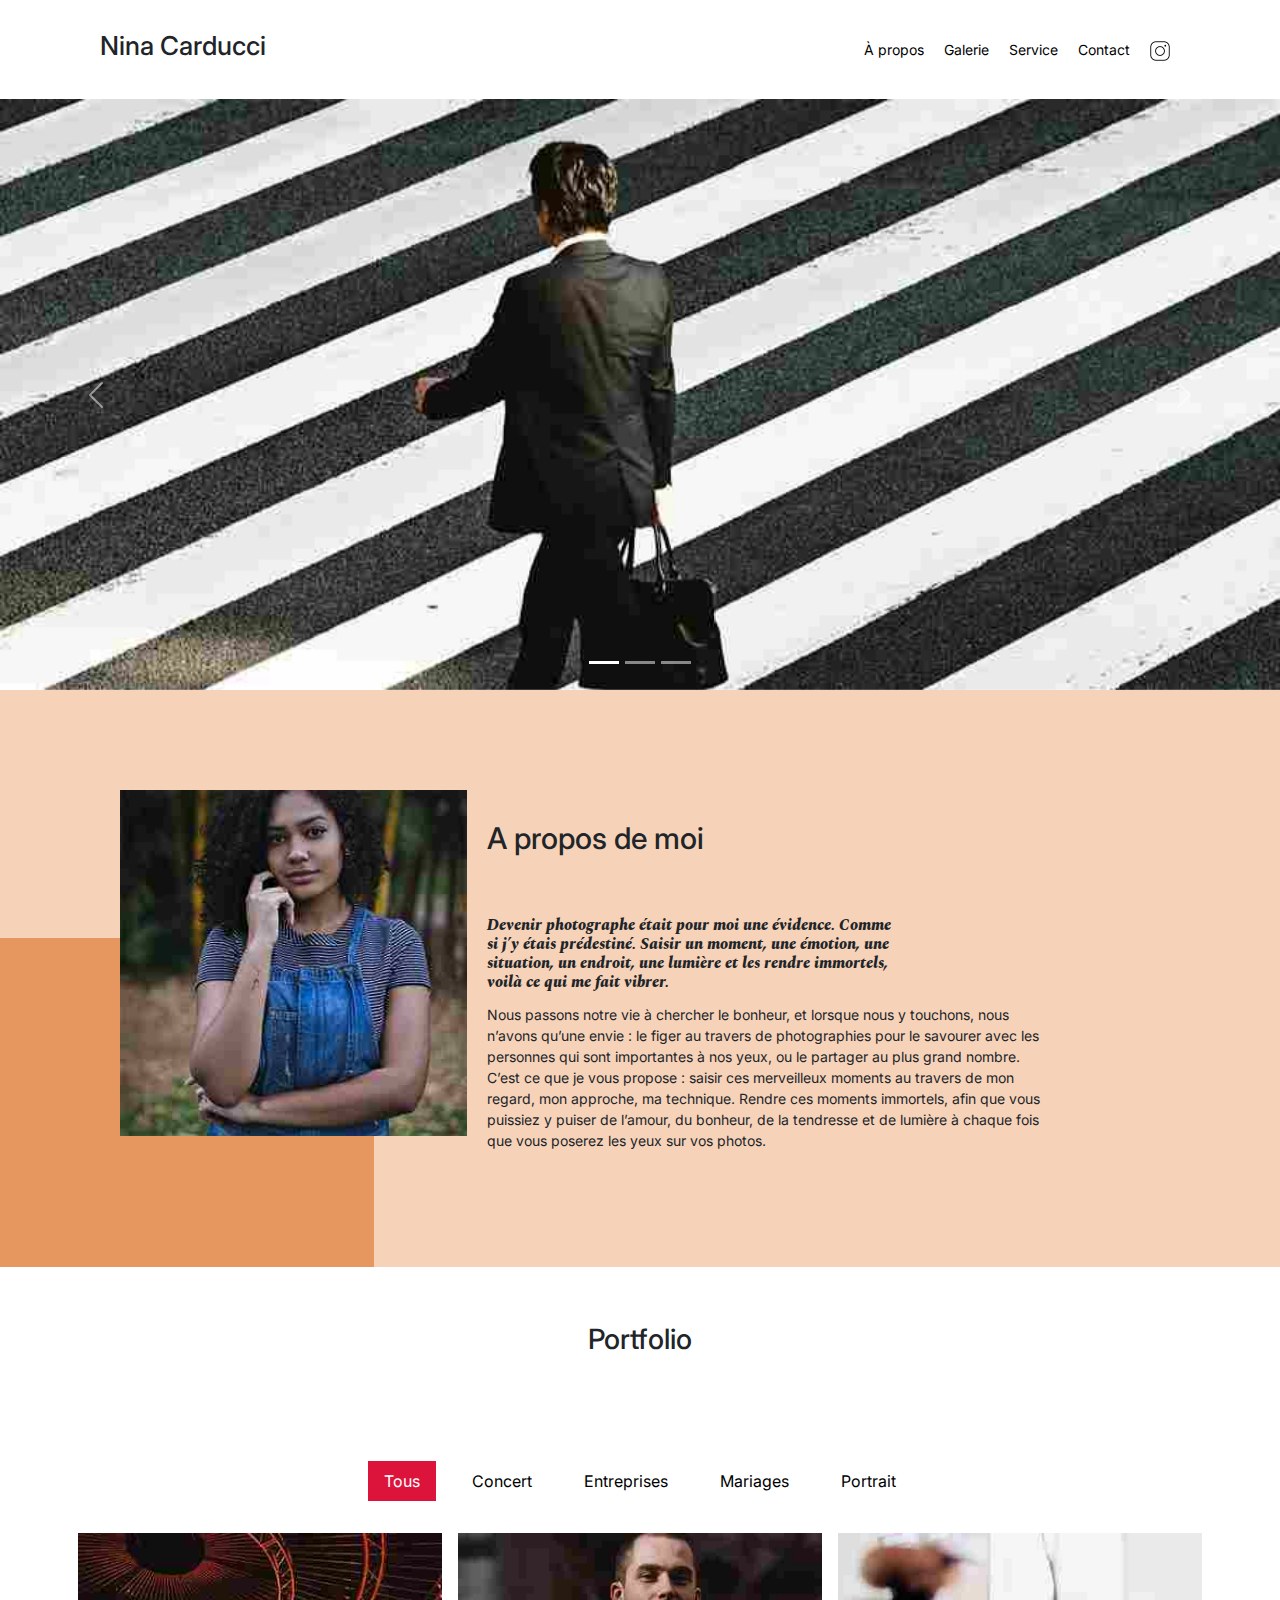
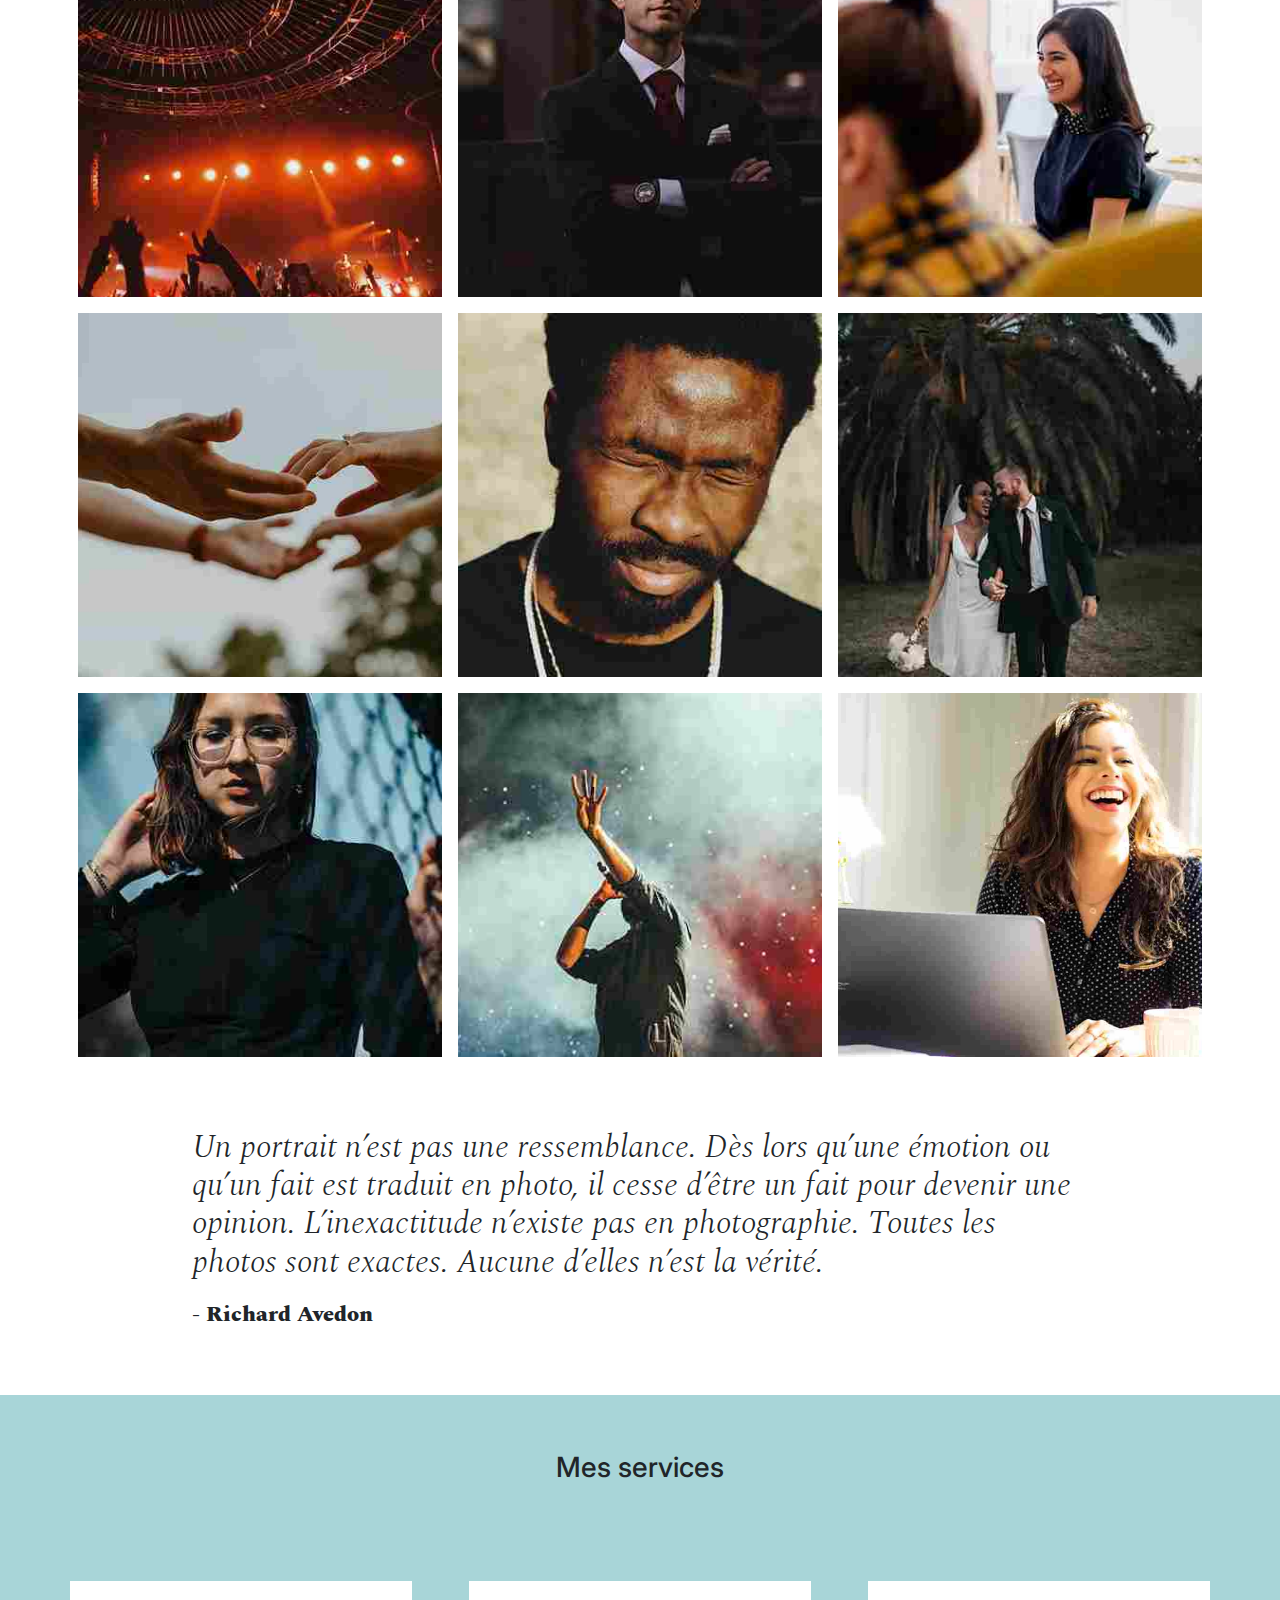
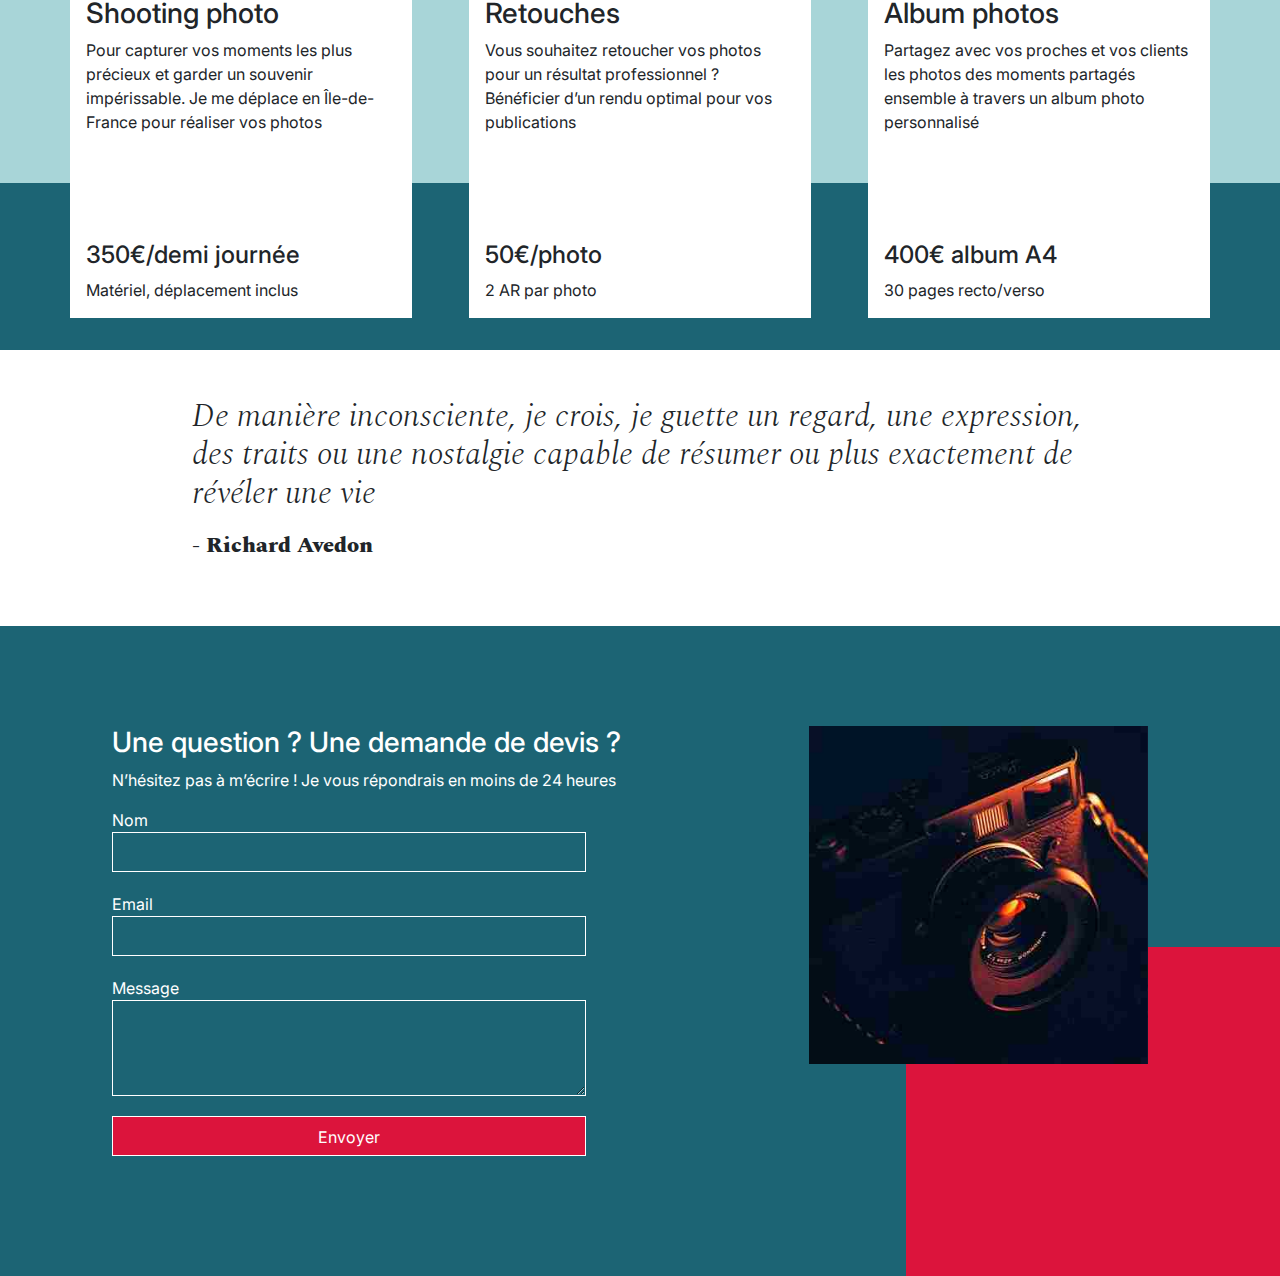
<file: index.html>
<!DOCTYPE html>
<html lang="fr">

<head>
	<title>Débuggez et optimisez un site de photographe</title>
	<meta name="description" content="saisir ces merveilleux moments au travers de mon regard, mon approche, ma technique. Rendre ces moments immortels, afin que vous puissiez y puiser de l’amour, du bonheur, de la tendresse et de lumière à chaque fois que vous poserez les yeux sur vos photos">
	<meta name="viewport" content="width=device-width, initial-scale=1.0">
	<link rel="stylesheet" href="./assets/bootstrap/bootstrap.min.css">
	<!-- <link href="https://cdn.jsdelivr.net/npm/bootstrap@5.1.3/dist/css/bootstrap.min.css" rel="stylesheet" > -->
	<!-- <link rel="stylesheet" href="./assets/style.css"> -->
	<link rel="stylesheet" href="./assets/style.min.css">
	<link rel="preconnect" href="https://fonts.googleapis.com">
	<link rel="preconnect" href="https://fonts.gstatic.com">
	<link href="https://fonts.googleapis.com/css2?family=Inter&family=Spectral:ital,wght@0,400;1,300;1,400;1,800&display=swap" rel="stylesheet">
	<meta charset="UTF-8">

	<!-- meta pour shema.org -->
	<script type="application/ld+json">
		{
		  "@context": "https://schema.org",
		  "@type": "Organization",
		  "location": {
			"@type": "Place",
			"address": {
			  "@type": "PostalAddress",
			  "addressLocality": "Bordeaux",
			  "addressRegion": "Nouvelle-Aquitaine",
			  "postalCode": "33200",
			  "streetAddress": "68 avenue Alsace-Lorraine"
			}
		  },
		  "name": "Nina",
		  "telephone":"+33556677889",
		  "openingHoursSpecification": [
				{
					"@type": "OpeningHoursSpecification",
					"opens": "10:00",
					"closes": "19:00",
					"dayOfWeek":[
						"Monday",
						"Tuesday",
						"Wednesday",
						"Thursday",
						"Friday"
					]
				}
			
			]
		}
	</script>
	<!-- meta pour twitter -->
	<meta property="twitter:title" content="le site de Nina - Photographe professionnelle">
	<meta property="twitter:card" content="les images optimisées">
	<meta property="twitter:image" content="./assets/images/nina.jpg">
	<meta property="twitter:description" content="saisir ces merveilleux moments au travers de mon regard, mon approche, ma technique. Rendre ces moments immortels, afin que vous puissiez y puiser de l’amour, du bonheur, de la tendresse et de lumière à chaque fois que vous poserez les yeux sur vos photos.">

	<!-- meta pour facebook et linkedln -->
	<meta property="og:title" content="le site de Nina - Photographe professionnelle">
	<meta property="og:description" content="saisir ces merveilleux moments au travers de mon regard, mon approche, ma technique. Rendre ces moments immortels, afin que vous puissiez y puiser de l’amour, du bonheur, de la tendresse et de lumière à chaque fois que vous poserez les yeux sur vos photos">
	<meta property="og:image" content="./assets/images/nina.jpg">
	<meta property="og:url" content="https://hugues77.github.io/projet4optimisation-seo/">

	<script src="./assets/bootstrap/bootstrap.bundle.js" defer></script>
	<script src="https://code.jquery.com/jquery-3.4.1.min.js"></script>
	<script src="./assets/maugallery.min.js" defer></script>
	<script src="./assets/scripts.js" defer></script>
</head>

<body>
	<header>	
		<div class="top-header">
			<h3 class="name">Nina Carducci</h3>
			<nav class="nav">
				<ul>
					<li><a href="#about">À propos</a></li>
					<li><a href="#gallery">Galerie</a></li>
					<li><a href="#services">Service</a></li>
					<li><a href="#contact">Contact</a></li>
					<li><a class="social-link" href="https://www.instagram.com/ninacarducci.photo/?hl=fr"
							target="_blank"><img src="assets/images/instagram.png" alt="Profil instagram de Nina"></a></li>
				</ul>
			</nav>
		</div>
		<div id="header">

			<div id="carouselExampleIndicators" class="carousel slide" data-bs-ride="carousel">
				<div class="carousel-indicators">
					<button type="button" data-bs-target="#carouselExampleIndicators" data-bs-slide-to="0"
						class="active" aria-current="true" aria-label="Slide 1"></button>
					<button type="button" data-bs-target="#carouselExampleIndicators" data-bs-slide-to="1"
						aria-label="Slide 2"></button>
					<button type="button" data-bs-target="#carouselExampleIndicators" data-bs-slide-to="2"
						aria-label="Slide 3"></button>
				</div>
				<div class="carousel-inner">
					<div class="carousel-item active">
						<img src="./assets/images/slider/ryoji-iwata-wUZjnOv7t0g-unsplash.jpg" class="d-block w-100 h-auto" 
							alt="Présentation du site officiel du photographe Nina, ne ratez pas decouvrez">
					</div>
					<div class="carousel-item">
						<img src="./assets/images/slider/nicholas-green-nPz8akkUmDI-unsplash.jpg" class="d-block w-100 h-auto" 
							alt="Présentation du site officiel du photographe Nina ceci est notre deuxième image">
					</div>
					<div class="carousel-item">
						<img src="./assets/images/slider/edward-cisneros-3_h6-1NPDGw-unsplash.jpg" class="d-block w-100 h-auto"
							alt="Présentation du site officiel du photographe Nina carrousel en image">
					</div>
				</div>
				<button class="carousel-control-prev" type="button" data-bs-target="#carouselExampleIndicators"
					data-bs-slide="prev">
					<span class="carousel-control-prev-icon" aria-hidden="true"></span>
					<span class="previous-slider">Previous</span>
				</button>
				<button class="carousel-control-next" type="button" data-bs-target="#carouselExampleIndicators"
					data-bs-slide="next">
					<span class="carousel-control-next-icon" aria-hidden="true"></span>
					<span class="next-slider">Next</span>
				</button>
			</div>
		</div>
	</header>
	<main>
		<div id="about">
			<div class="picture left">
				<img src="./assets/images/nina.jpg" alt="Portrait de Nina - Photographe">
			</div>
			<div id="about-me">
				<h3 class="about-me__title">A propos de moi</h3>
				<div class="about-me__introduction">Devenir photographe était pour moi une évidence. Comme si j’y étais
					prédestiné. Saisir un moment, une émotion, une situation, un endroit, une lumière et les rendre
					immortels, voilà ce qui me fait vibrer.</div>
				<p>Nous passons notre vie à chercher le bonheur, et lorsque nous y touchons, nous n’avons qu’une envie :
					le
					figer au travers de photographies pour le savourer avec les personnes qui sont importantes à nos
					yeux,
					ou le partager au plus grand nombre.
					C’est ce que je vous propose : saisir ces merveilleux moments au travers de mon regard, mon
					approche, ma
					technique. Rendre ces moments immortels, afin que vous puissiez y puiser de l’amour, du bonheur, de
					la
					tendresse et de lumière à chaque fois que vous poserez les yeux sur vos photos.</p>
			</div>
		</div>
		<div id="gallery">
			<h3 class="title">Portfolio</h3>
			<div class="container py-3">
				<div class="gallery" style="display: none">
					<img loading="lazy"  data-gallery-tag="Concert" class="gallery-item"
						src="./assets/images/gallery/concerts/aaron-paul-wnX-fXzB6Cw-unsplash.jpg" alt="photos prises lors du concert" />
					<img loading="lazy"  data-gallery-tag="Entreprises" class="gallery-item"
						src="./assets/images/gallery/entreprise/ali-morshedlou-WMD64tMfc4k-unsplash.jpg" alt="photos de l'entreprise de nina" />
					<img loading="lazy"  data-gallery-tag="Entreprises" class="gallery-item"
						src="./assets/images/gallery/entreprise/jason-goodman-tHO1_OuKbg0-unsplash.jpg" alt="photos luxuex original de nina" />
					<img loading="lazy"  data-gallery-tag="Mariages" class="gallery-item"
						src="./assets/images/gallery/mariage/hannah-busing-RvF2R_qMpRk-unsplash.jpg" alt="photo du mariage, très spéciale" />
					<img loading="lazy"  data-gallery-tag="Portrait" class="gallery-item"
						src="./assets/images/gallery/portraits/ade-tunji-rVkhWWZFAtQ-unsplash.jpg" alt="portraits de mes amis en images" />
					<img loading="lazy"  data-gallery-tag="Mariages" class="gallery-item"
						src="./assets/images/gallery/mariage/jakob-owens-SiniLJkXhMc-unsplash.jpg" alt="photo du mariage de mes clients" />
					<img loading="lazy"  data-gallery-tag="Portrait" class="gallery-item"
						src="./assets/images/gallery/portraits/nino-van-prattenburg--443cl1uR_8-unsplash.jpg" alt="portraits de mes amis, super" />
					<img loading="lazy"  data-gallery-tag="Concert" class="gallery-item"
						src="./assets/images/gallery/concerts/austin-neill-hgO1wFPXl3I-unsplash.jpg" alt="photos prises lors du concert cette année" />
					<img loading="lazy"  data-gallery-tag="Entreprises" class="gallery-item"
						src="./assets/images/gallery/entreprise/mateus-campos-felipe-Fsgzm8N0hIY-unsplash.jpg" alt="photos de l'entreprise en forme" />
				</div>
			</div>
			<div class="quote">
				<figure>
					<blockquote>
						<h2 class="quote__text">Un portrait n’est pas une ressemblance. Dès lors qu’une émotion ou qu’un
							fait est traduit en photo, il cesse d’être un fait pour devenir une opinion. L’inexactitude
							n’existe pas en photographie. Toutes les photos sont exactes. Aucune d’elles n’est la
							vérité.
						</h2>
					</blockquote>
					<figcaption class="quote__author">- Richard Avedon</figcaption>
				</figure>
			</div>
		</div>
		<div id="services">
			<h3 class="title">Mes services</h3>
			<div class="container">
				<div class="service">
					<div class="service__description">
						<h3>Shooting photo</h3>
						<p>Pour capturer vos moments les plus précieux et garder un souvenir impérissable. Je me déplace
							en
							Île-de-France pour réaliser vos photos</p>
					</div>
					<div class="service__price">
						<h4>350€/demi journée</h4>
						<span>Matériel, déplacement inclus</span>
					</div>

				</div>
				<div class="service">
					<div class="service__description">
						<h3>Retouches</h3>
						<p>Vous souhaitez retoucher vos photos pour un résultat professionnel ? Bénéficier d’un rendu
							optimal pour vos publications</p>
					</div>
					<div class="service__price">
						<h4>50€/photo</h4>
						<span>2 AR par photo</span>
					</div>
				</div>
				<div class="service">
					<div class="service__description">
						<h3>Album photos</h3>
						<p>Partagez avec vos proches et vos clients les photos des moments partagés ensemble à travers
							un
							album photo personnalisé</p>
					</div>
					<div class="service__price">
						<h4>400€ album A4</h4>
						<span>30 pages recto/verso</span>
					</div>
				</div>
			</div>
		</div>
		<div class="quote">
			<figure>
				<blockquote>
					<h2 class="quote__text">De manière inconsciente, je crois, je guette un regard, une expression, des
						traits ou une nostalgie capable de résumer ou plus exactement de révéler une vie</h2>
				</blockquote>
				<figcaption class="quote__author">- Richard Avedon</figcaption>
			</figure>
		</div>
	</main>
	<footer>
		<div id="contact">
			<div class="container">
				<div class="form-container">
					<h3>Une question ? Une demande de devis ?</h3>
					<p> N’hésitez pas à m’écrire ! Je vous répondrais en moins de 24 heures</p>
					<form action="" method="post">
						<label for="nom">Nom</label>
						<input type="text" name="nom" id="nom">
						<label for="email">Email</label>
						<input type="email" name="email" id="email">
						<label for="message">Message</label>
						<textarea name="message" id="message" cols="30" rows="10"></textarea>
						<input type="submit" value="Envoyer" />
					</form>
				</div>
				<div class="picture right">
					<img src="./assets/images/camera.jpg" alt="ma camera professionnel">
				</div>
			</div>
		</div>
	</footer>
</body>

</html>
</file>
<file: assets/style.css>
body {
	max-width: 1920px;
	margin: auto;
}
* {
	font-family: 'Inter';
	font-style: normal;
}
.top-header {
	background-color: white;
	position: sticky;
	top:0;
	z-index: 1000;
	display: flex;
	justify-content: space-between;
	padding-inline: 100px;
	padding-block: 30px;
	align-items: center;
}

.top-header .name {
	font-size: 26px;
}
.previous-slider,
.next-slider{
	background: #000;
	color: #fff;
	display: none;
}
.nav ul {
	display: flex;
	list-style-type: none;
	font-size: 14px;
	margin-bottom: 0;
}

.nav li {
	padding-inline: 10px;
}

.nav a {
	text-decoration: none;
	color: #000
}

.social-link img {
	width: 20px;
}

#about {
	display: flex;
	background-color: #F6D2B8;
	padding-inline: 100px;
	padding-block: 100px;
	position: relative;
}

.picture.left::before {
	content: ' ';
	background-color: #E5975F;
	width: 374px;
	height: 329px;
	position: absolute;
	bottom: 0;
	left: 0;
	z-index: -1;
}

.picture {
	flex: 1;
	margin: 0 20px;
	z-index: 0;
}

.picture img {
	width: 100%;

}
#about-me {
	flex: 2
}
.about-me__title {
	margin-top: 1em;
	margin-bottom: 60px;
	font-size: 30px;
}
.about-me__introduction {
	font-size: 16px;
	line-height: 19px;
	font-family: 'Spectral';
	font-weight: 800;
	font-style: italic;
	width: 60%;
	margin-bottom: 12px;
}
#about-me p {
	width: 80%;
	font-size: 14px;
}

#gallery {
	/*	min-height: 100vh; */
}
.title{
	text-align: center;
	padding-block: 2em;
}
.gallery .nav {
	justify-content: center;
}

/* class pour CSS filtrer categorie et Menu*/
.nav-pills .nav-link.active, .nav-pills .show > .nav-link {
	color: #fff;
	/* background-color: #BEB45A; */
	background-color: crimson;
	border-radius: 0;
	/* cursor: pointer; */
}
.nav-pills .nav-link{
	cursor: pointer;
	/* background-color: red; */
}

.nav-pills .nav-link {
	color: #000
}
.item-column {
	position: relative;
	margin-bottom: 0 !important;
	padding: 0;
}
.item-column::after{
	content: "";
	display: block;
	padding-bottom: 100%;

}
.modal-content{
	width: auto;
	height: auto;
}

.gallery-item {
	position: absolute;
	width: 100%;
	height: 100%;
	object-fit: cover;
	padding: .5em;
}
.mg-prev, .mg-next {
	width: 30px;
	height: 30px;
	border-radius: 00%;
	justify-content: center;
	align-items: center;
	display: flex;
	font-size: 24px;
	cursor: pointer;
}
.mg-next.active,
.mg-prev.active{
	display: none;
}

.quote {
	font-family: 'Spectral';
	font-style: italic;
	width: 70%;
	margin: auto;
	padding-block: 3em;
}
.quote__text {
	font-family: Spectral;
	font-style: italic;
	font-weight: 300;

}
.quote__author {
	font-family: Spectral;
	font-weight: 800;
	font-size: 22px;
}

#services {
	margin: auto;
	background-color: #A8D5D8 ;
	position: relative;
}
#services .container::before{
	content: ' ';
	background-color: #1C6474;
	position: absolute;
	width: 100%;
	height: 30%;
	bottom: 0;
	left: 0;
	z-index: 0;
}

#services .container {
	justify-content: space-between;
	display: flex;
	padding : 2em 0;

}

.service {
	background-color: white;
	max-width: 390px;
	width: 30%;
	height: 337px;
	padding: 1em;
	display: flex;
	flex-direction: column;
	justify-content: space-between;
	z-index: 1;
}

#contact {
	margin: auto;
	background-color: #1C6474;
	position: relative;
	padding-inline: 100px;
	padding-block: 100px;
	color: #fff;
}

#contact .container {
	display: flex;
}
.picture.right::before {
	content: ' ';
	/* background-color: #BEB45A; */
	background-color: crimson;
	width: 374px;
	height: 329px;
	position: absolute;
	bottom: 0;
	right: 0;
	z-index: -1;
}
.form-container {
	flex : 2;

}
form {
	display: flex;
	flex-direction: column;
	width: 70%;
	align-items: flex-start;
}

form input {
	width: 100%;
	background-color: transparent;
	border: solid 1px #fff;
	height: 2.5em;
	margin-bottom: 20px;
}

form textarea {
	width: 100%;
	background-color: transparent;
	border: solid 1px #fff;
	height: 5em;
	line-height: 2.5em;
	font-size: 1.2em;
	margin-bottom: 20px;
}
input[type="submit"] {
	/* background-color: #BEB45A; */
	background-color: crimson;
	color: #fff;
	padding: .5em 1em
}

@media all and (max-width: 1180px) {
	.picture {
		flex : 2;
	}
	#about, #contact .container {
		align-items: center;
	}
	.about-me__title {
		margin-top: 0;
		margin-bottom: 1em;
	}
	#about-me h6, #about-me p {
		width: 100%;
	}
}

@media all and (max-width: 1000px) {
	#about{
		flex-direction: column;

	}
	.picture {
		width: 50%;
	}
	.picture.left::before {
		width: 100%;
		height: 30%;
		position: absolute;
		bottom: auto;
		top: 0;
		left: 0;
		z-index: -1;
	}
	.about-me__title{
		text-align: center;
		margin-top: 1em;
	}
	#services .container {
		flex-direction: column;
	}
	.service {
		width: 100%;
		max-width: 100%;
		height: auto;
		margin: 2em 0
	}
	.service__description{
		margin-bottom: 1em;
	}

	#services .container::before{
		width: 30%;
		height: 100%;
		bottom: 0;
		right: 0;
		left: auto;
		z-index: 0;
	}

	#contact .container {
		flex-direction: column;
	}
	#contact .picture.right {
		margin-top: 1em;
	}
	.picture.right::before {
		width: 100%;
		height: 30%;
		position: absolute;
		bottom: 0;
		right: 0;
		z-index: -1;
	}
}

@media all and (max-width: 650px) {
	.top-header {
		flex-direction: column;
		padding-inline: 0;
	}
	.top-header .nav, .top-header .nav ul {
		width: 100%;
		padding: 0 0 0 0;
	}
	.top-header .nav li {
		flex: 1;
		padding-block: 1em;
		text-align: center;
	}
	.picture.left::before, .picture.right::before {
		height: 150px;
	}
	#services .container {
		align-items: center;
	}
	.service {
		max-width: 90%;
	}
	#about, #contact {
		padding-inline: 2em;
		padding-block: 2em;
	}
	form {
		width: 100%;
	}
	.picture {
		width: 80%;
	}
}
</file>
<file: assets/style.min.css>
body{max-width:1920px;margin:auto}*{font-family:'Inter';font-style:normal}.top-header{background-color:#fff;position:sticky;top:0;z-index:1000;display:flex;justify-content:space-between;padding-inline:100px;padding-block:30px;align-items:center}.top-header .name{font-size:26px}.previous-slider,.next-slider{background:#000;color:#fff;display:none}.nav ul{display:flex;list-style-type:none;font-size:14px;margin-bottom:0}.nav li{padding-inline:10px}.nav a{text-decoration:none;color:#000}.social-link img{width:20px}#about{display:flex;background-color:#F6D2B8;padding-inline:100px;padding-block:100px;position:relative}.picture.left::before{content:' ';background-color:#E5975F;width:374px;height:329px;position:absolute;bottom:0;left:0;z-index:-1}.picture{flex:1;margin:0 20px;z-index:0}.picture img{width:100%}#about-me{flex:2}.about-me__title{margin-top:1em;margin-bottom:60px;font-size:30px}.about-me__introduction{font-size:16px;line-height:19px;font-family:'Spectral';font-weight:800;font-style:italic;width:60%;margin-bottom:12px}#about-me p{width:80%;font-size:14px}.title{text-align:center;padding-block:2em}.gallery .nav{justify-content:center}.nav-pills .nav-link.active,.nav-pills .show>.nav-link{color:#fff;background-color:crimson;border-radius:0}.nav-pills .nav-link{cursor:pointer}.nav-pills .nav-link{color:#000}.item-column{position:relative;margin-bottom:0!important;padding:0}.item-column::after{content:"";display:block;padding-bottom:100%}.modal-content{width:auto;height:auto}.gallery-item{position:absolute;width:100%;height:100%;object-fit:cover;padding:.5em}.mg-prev,.mg-next{width:30px;height:30px;border-radius:0%;justify-content:center;align-items:center;display:flex;font-size:24px;cursor:pointer}.mg-next.active,.mg-prev.active{display:none}.quote{font-family:'Spectral';font-style:italic;width:70%;margin:auto;padding-block:3em}.quote__text{font-family:Spectral;font-style:italic;font-weight:300}.quote__author{font-family:Spectral;font-weight:800;font-size:22px}#services{margin:auto;background-color:#A8D5D8;position:relative}#services .container::before{content:' ';background-color:#1C6474;position:absolute;width:100%;height:30%;bottom:0;left:0;z-index:0}#services .container{justify-content:space-between;display:flex;padding:2em 0}.service{background-color:#fff;max-width:390px;width:30%;height:337px;padding:1em;display:flex;flex-direction:column;justify-content:space-between;z-index:1}#contact{margin:auto;background-color:#1C6474;position:relative;padding-inline:100px;padding-block:100px;color:#fff}#contact .container{display:flex}.picture.right::before{content:' ';background-color:crimson;width:374px;height:329px;position:absolute;bottom:0;right:0;z-index:-1}.form-container{flex:2}form{display:flex;flex-direction:column;width:70%;align-items:flex-start}form input{width:100%;background-color:#fff0;border:solid 1px #fff;height:2.5em;margin-bottom:20px}form textarea{width:100%;background-color:#fff0;border:solid 1px #fff;height:5em;line-height:2.5em;font-size:1.2em;margin-bottom:20px}input[type="submit"]{background-color:crimson;color:#fff;padding:.5em 1em}@media all and (max-width:1180px){.picture{flex:2}#about,#contact .container{align-items:center}.about-me__title{margin-top:0;margin-bottom:1em}#about-me h6,#about-me p{width:100%}}@media all and (max-width:1000px){#about{flex-direction:column}.picture{width:50%}.picture.left::before{width:100%;height:30%;position:absolute;bottom:auto;top:0;left:0;z-index:-1}.about-me__title{text-align:center;margin-top:1em}#services .container{flex-direction:column}.service{width:100%;max-width:100%;height:auto;margin:2em 0}.service__description{margin-bottom:1em}#services .container::before{width:30%;height:100%;bottom:0;right:0;left:auto;z-index:0}#contact .container{flex-direction:column}#contact .picture.right{margin-top:1em}.picture.right::before{width:100%;height:30%;position:absolute;bottom:0;right:0;z-index:-1}}@media all and (max-width:650px){.top-header{flex-direction:column;padding-inline:0}.top-header .nav,.top-header .nav ul{width:100%;padding:0 0 0 0}.top-header .nav li{flex:1;padding-block:1em;text-align:center}.picture.left::before,.picture.right::before{height:150px}#services .container{align-items:center}.service{max-width:90%}#about,#contact{padding-inline:2em;padding-block:2em}form{width:100%}.picture{width:80%}}
</file>
